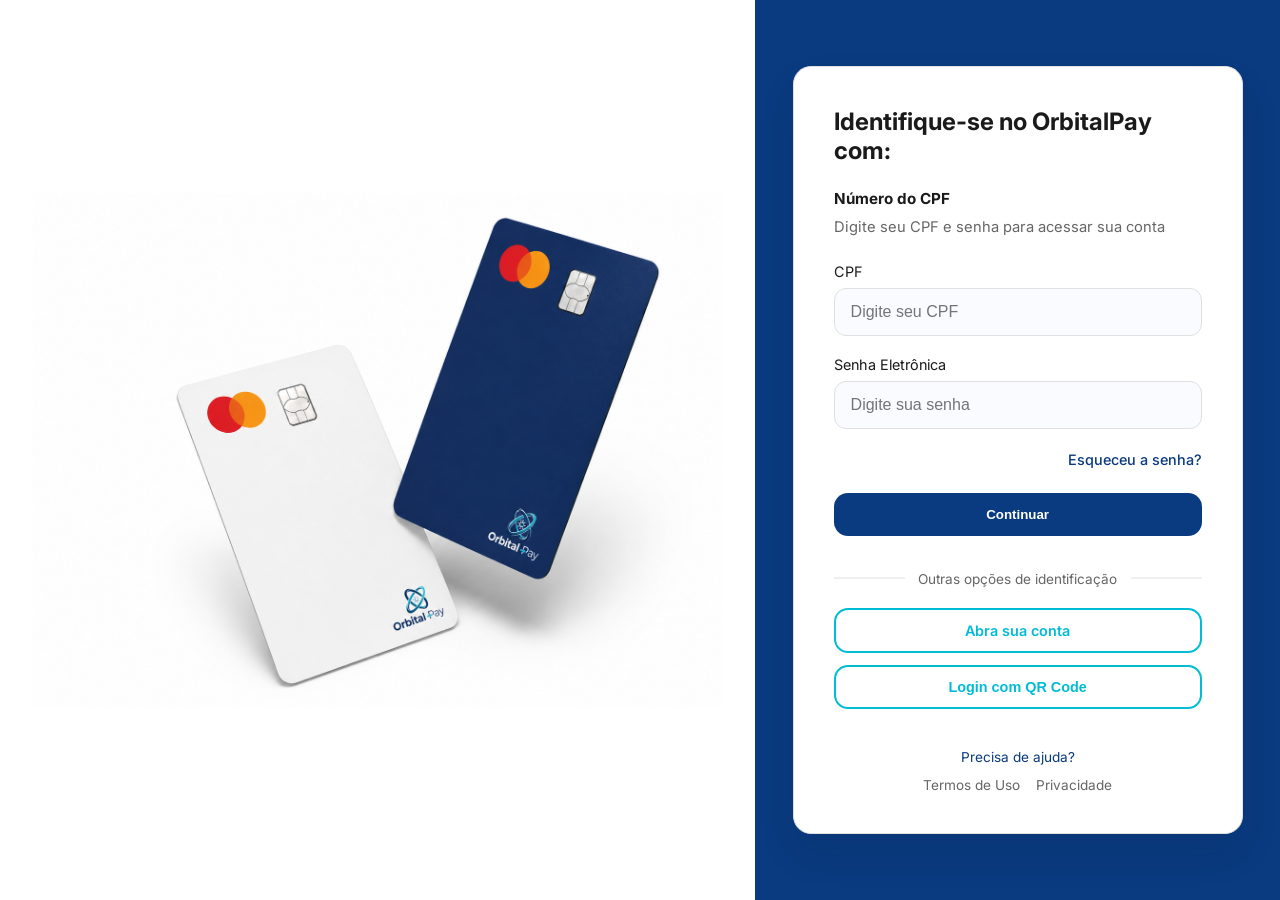
<file: index.html>
<!DOCTYPE html>
<html lang="pt-br">
<head>
    <meta charset="UTF-8">
    <meta name="viewport" content="width=device-width, initial-scale=1.0">
    <title>Login | OrbitalPay</title>
    <link rel="stylesheet" href="src/css/style.css">
    <link href="https://fonts.googleapis.com/css2?family=Rawline:wght@400;700&family=Inter:wght@400;600&display=swap" rel="stylesheet">
</head>
<body>
    <main class="main-container">
<!-- ... outras partes do código acima ... -->
       <!-- Lado Esquerdo: Imagem e Mensagem -->
        <section class="branding-side">
            <div class="image-wrapper">
                <img src="public/assets/arte cartoes.png" alt="Arte cartões">
                <div class="overlay-brand">
                    <!-- <h1>Orbital<span>Pay</span></h1> -->
                    <!--<p>Segurança e inovação em cada transação digital.</p> -->
                </div>
            </div>
        </section>

<!-- ... outras partes do código abaixo ... -->

        <!-- Lado Direito: Formulário de Login -->
        <section class="login-side">
            <div class="login-card">
                <h2>Identifique-se no OrbitalPay com:</h2>
                
                <div class="input-info">
                    <span>Número do CPF</span>
                    <p>Digite seu CPF e senha para acessar sua conta</p>
                </div>

        <form>
            <div class="input-group">
                <label for="cpf">CPF</label>
                <input type="text" id="cpf" placeholder="Digite seu CPF" required>
            </div>

    <!-- ADICIONE ESTE BLOCO AQUI -->
            <div class="input-group">
                <label for="password">Senha Eletrônica</label>
                <input type="password" id="password" placeholder="Digite sua senha" required>
            </div>

            <div class="forgot-password">
                <a href="src/pages/mudarSenha.html" class="forgot-link">Esqueceu a senha?</a>
            </div>

            <button type="submit" class="btn-primary">Continuar</button>
        </form>

                <div class="divider">
                    <span>Outras opções de identificação</span>
                </div>

            <ul class="other-options">
                <li>
                    <a href="src/pages/cadastro.html" class="btn-outline">Abra sua conta</a>
                </li>
                <li>
        <button type="button" class="btn-outline">Login com QR Code</button>
                </li>
            </ul>

                <footer class="login-footer">
                    <a href="#">Precisa de ajuda?</a>
                    <div class="legal-links">
                        <a href="#">Termos de Uso</a>
                        <a href="#">Privacidade</a>
                    </div>
                </footer>
            </div>
        </section>
    </main>
    <script src="src/js/javascript.js"></script>
</body>
</html>
</file>
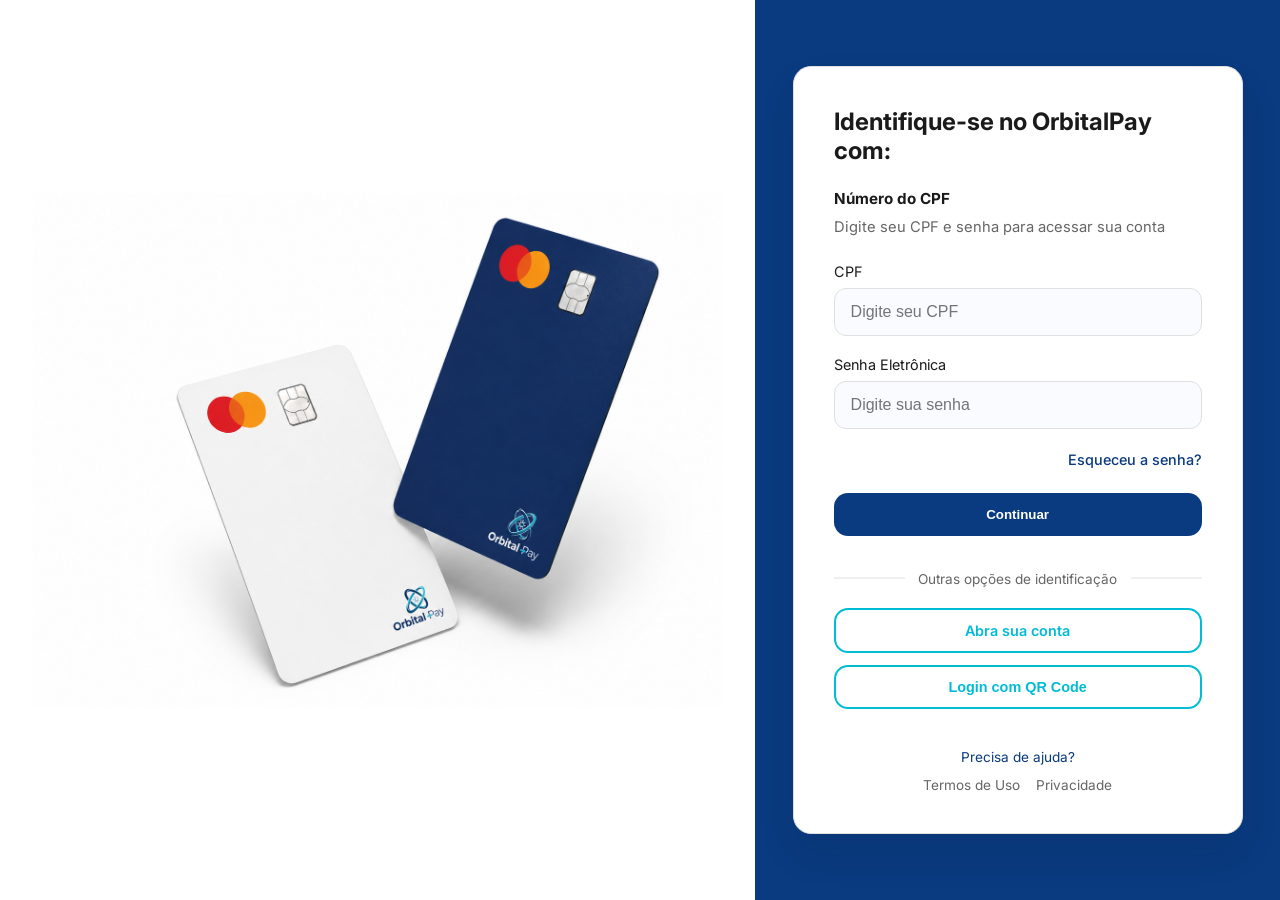
<file: src/pages/index.html>
<!DOCTYPE html>
<html lang="pt-br">
<head>
    <meta charset="UTF-8">
    <meta name="viewport" content="width=device-width, initial-scale=1.0">
    <title>Login | OrbitalPay</title>
    <link rel="stylesheet" href="../css/style.css">
    <link href="https://fonts.googleapis.com/css2?family=Rawline:wght@400;700&family=Inter:wght@400;600&display=swap" rel="stylesheet">
</head>
<body>
    <main class="main-container">
<!-- ... outras partes do código acima ... -->
       <!-- Lado Esquerdo: Imagem e Mensagem -->
        <section class="branding-side">
            <div class="image-wrapper">
                <img src="../../public/assets/arte cartoes.png" alt="Arte cartões">
                <div class="overlay-brand">
                    <!-- <h1>Orbital<span>Pay</span></h1> -->
                    <!--<p>Segurança e inovação em cada transação digital.</p> -->
                </div>
            </div>
        </section>

<!-- ... outras partes do código abaixo ... -->

        <!-- Lado Direito: Formulário de Login -->
        <section class="login-side">
            <div class="login-card">
                <h2>Identifique-se no OrbitalPay com:</h2>
                
                <div class="input-info">
                    <span>Número do CPF</span>
                    <p>Digite seu CPF e senha para acessar sua conta</p>
                </div>

        <form>
            <div class="input-group">
                <label for="cpf">CPF</label>
                <input type="text" id="cpf" placeholder="Digite seu CPF" required>
            </div>

    <!-- ADICIONE ESTE BLOCO AQUI -->
            <div class="input-group">
                <label for="password">Senha Eletrônica</label>
                <input type="password" id="password" placeholder="Digite sua senha" required>
            </div>

            <div class="forgot-password">
                <a href="mudarSenha.html" class="forgot-link">Esqueceu a senha?</a>
            </div>

            <button type="submit" class="btn-primary">Continuar</button>
        </form>

                <div class="divider">
                    <span>Outras opções de identificação</span>
                </div>

            <ul class="other-options">
                <li>
                    <a href="cadastro.html" class="btn-outline">Abra sua conta</a>
                </li>
                <li>
        <button type="button" class="btn-outline">Login com QR Code</button>
                </li>
            </ul>

                <footer class="login-footer">
                    <a href="#">Precisa de ajuda?</a>
                    <div class="legal-links">
                        <a href="#">Termos de Uso</a>
                        <a href="#">Privacidade</a>
                    </div>
                </footer>
            </div>
        </section>
    </main>
    <script src="../js/javascript.js"></script>
</body>
</html>
</file>
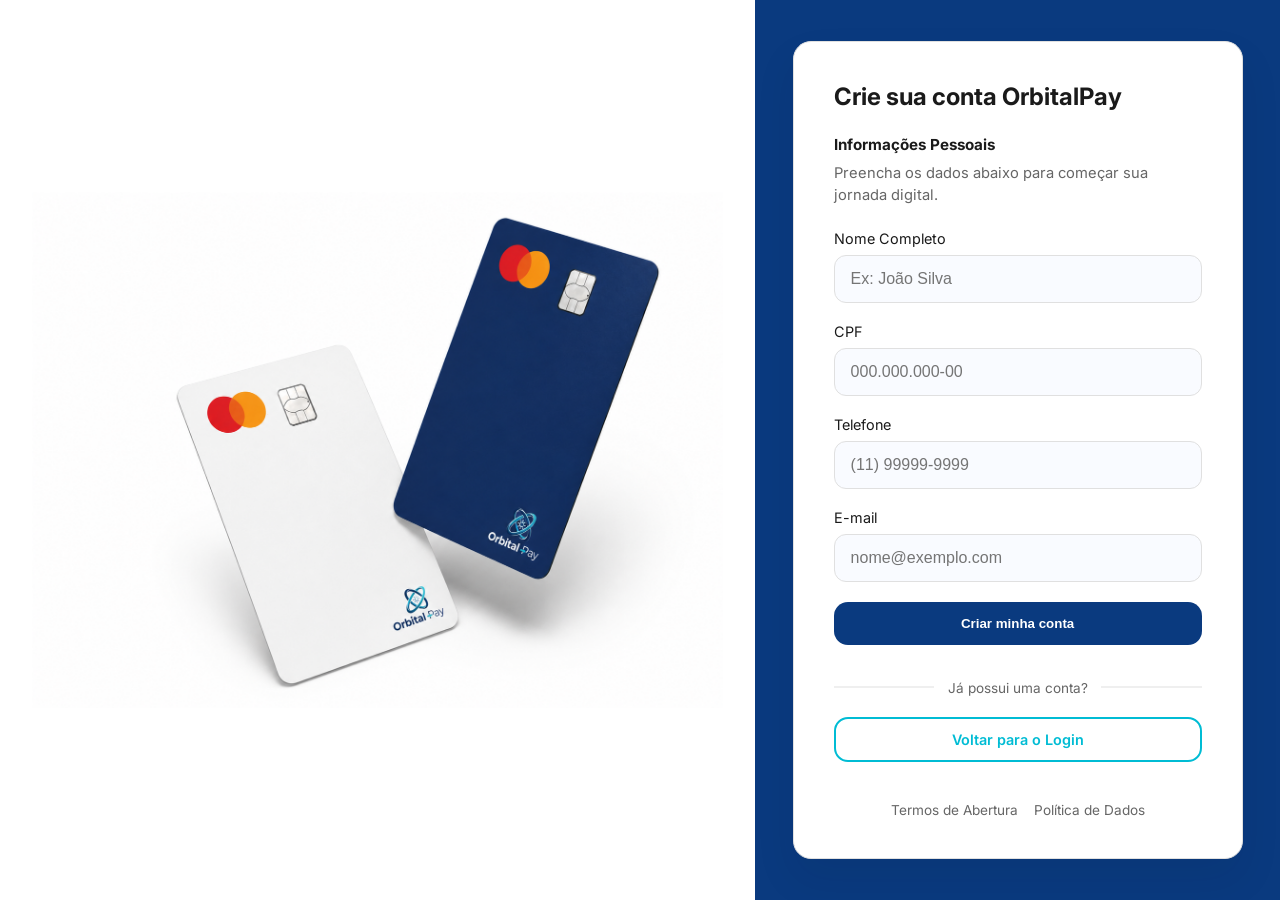
<file: src/pages/cadastro.html>
<!DOCTYPE html>
<html lang="pt-br">
<head>
    <meta charset="UTF-8">
    <meta name="viewport" content="width=device-width, initial-scale=1.0">
    <title>Cadastro | OrbitalPay</title>
    <link rel="stylesheet" href="../css/style.css">
    <link href="https://fonts.googleapis.com/css2?family=Inter:wght@400;600;700&display=swap" rel="stylesheet">
</head>
<body>
    <main class="main-container">
        <section class="branding-side">
            <div class="image-wrapper">
                <img src="../../public/assets/arte cartoes.png" alt="Arte cartões OrbitalPay">
            </div>
        </section>

        <section class="login-side">
            <div class="login-card">
                <h2>Crie sua conta OrbitalPay</h2>
                
                <div class="input-info">
                    <span>Informações Pessoais</span>
                    <p>Preencha os dados abaixo para começar sua jornada digital.</p>
                </div>

                <form id="registerForm">
                    <div class="input-group">
                        <label for="fullName">Nome Completo</label>
                        <input type="text" id="fullName" placeholder="Ex: João Silva" required>
                    </div>

                    <div class="input-group">
                        <label for="cpf">CPF</label>
                        <input type="text" id="cpf" placeholder="000.000.000-00" required>
                    </div>

                    <div class="input-group">
                        <label for="phone">Telefone</label>
                        <input type="tel" id="phone" placeholder="(11) 99999-9999" required>
                    </div>

                    <div class="input-group">
                        <label for="email">E-mail</label>
                        <input type="email" id="email" placeholder="nome@exemplo.com" required>
                    </div>

                    <button type="submit" class="btn-primary">Criar minha conta</button>
                </form>

                <div class="divider">
                    <span>Já possui uma conta?</span>
                </div>

                <ul class="other-options">
                    <li>
                        <a href="index.html" class="btn-outline">Voltar para o Login</a>
                    </li>
                </ul>

                <footer class="login-footer">
                    <div class="legal-links">
                        <a href="#">Termos de Abertura</a>
                        <a href="#">Política de Dados</a>
                    </div>
                </footer>
            </div>
        </section>
    </main>
    <script src="../js/javascript.js"></script>
</body>
</html>
</file>
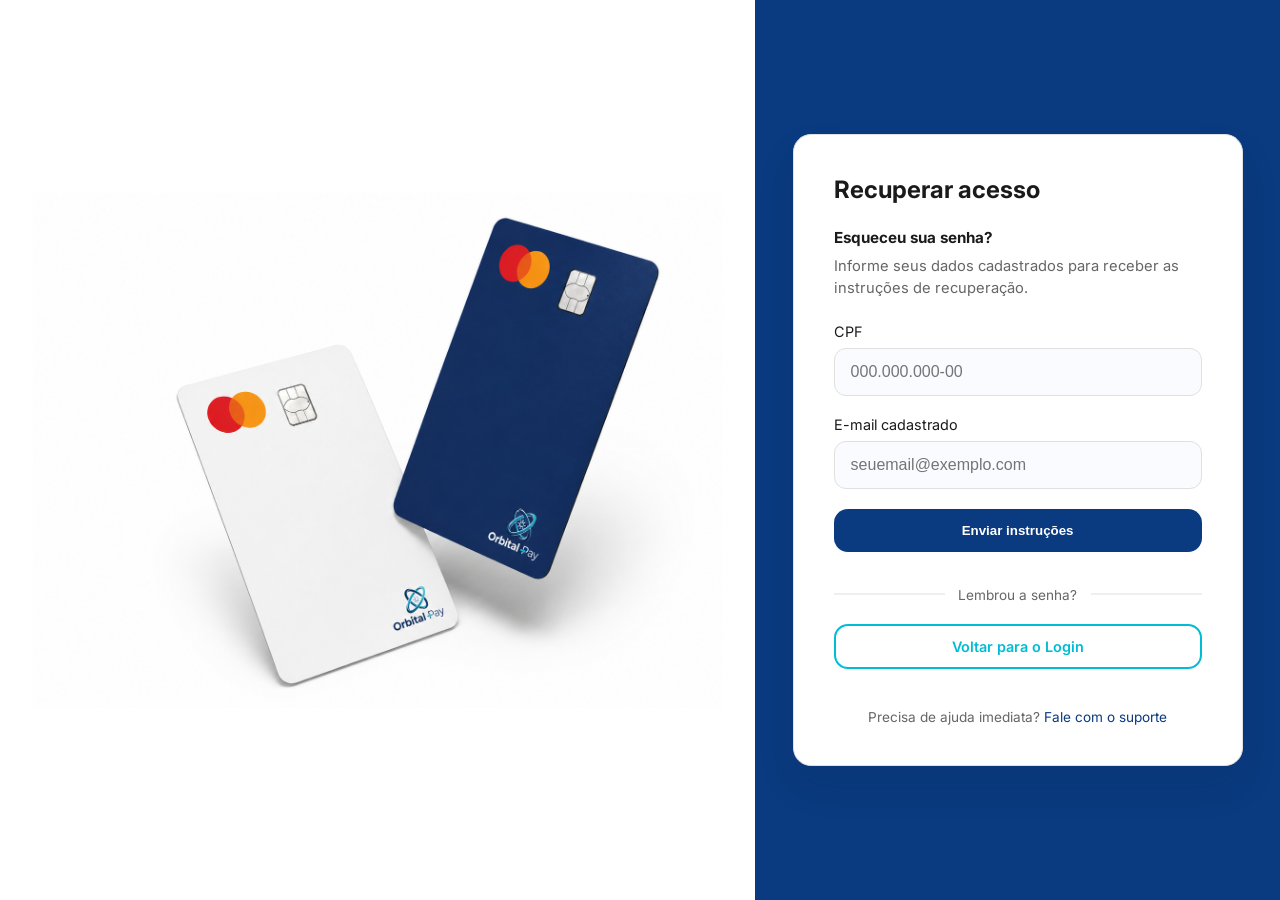
<file: src/pages/mudarSenha.html>
<!DOCTYPE html>
<html lang="pt-br">
<head>
    <meta charset="UTF-8">
    <meta name="viewport" content="width=device-width, initial-scale=1.0">
    <title>Recuperar Senha | OrbitalPay</title>
    <link rel="stylesheet" href="../css/style.css">
    <link href="https://fonts.googleapis.com/css2?family=Inter:wght@400;600;700&display=swap" rel="stylesheet">
</head>
<body>
    <main class="main-container">
        <section class="branding-side">
            <div class="image-wrapper">
                <img src="../../public/assets/arte cartoes.png" alt="Arte cartões OrbitalPay">
            </div>
        </section>

        <section class="login-side">
            <div class="login-card">
                <h2>Recuperar acesso</h2>
                
                <div class="input-info">
                    <span>Esqueceu sua senha?</span>
                    <p>Informe seus dados cadastrados para receber as instruções de recuperação.</p>
                </div>

                <form id="recoverForm">
                    <div class="input-group">
                        <label for="cpf">CPF</label>
                        <input type="text" id="cpf" placeholder="000.000.000-00" required>
                    </div>

                    <div class="input-group">
                        <label for="email">E-mail cadastrado</label>
                        <input type="email" id="email" placeholder="seuemail@exemplo.com" required>
                    </div>

                    <button type="submit" class="btn-primary">Enviar instruções</button>
                </form>

                <div class="divider">
                    <span>Lembrou a senha?</span>
                </div>

                <ul class="other-options">
                    <li>
                        <a href="index.html" class="btn-outline">Voltar para o Login</a>
                    </li>
                </ul>

                <footer class="login-footer">
                    <p>Precisa de ajuda imediata? <a href="#">Fale com o suporte</a></p>
                </footer>
            </div>
        </section>
    </main>
    <script src="../js/javascript.js"></script>
</body>
</html>
</file>
<file: src/css/style.css>
/* ==========================================================================
   VARIÁVEIS GERAIS (:root)
   Centraliza todas as cores e padrões. Alterar aqui reflete em todo o projeto.
   ========================================================================== */
:root {
    --bg: #f5f7fa;            /* Cor de fundo neutra da página */
    --surface: #ffffff;       /* Cor de fundo dos cartões (branco) */
    --primary: #0a3a7f;       /* Azul oficial da marca OrbitalPay */
    --primary-dark: #001f5c;  /* Azul mais escuro para estados de interação (hover) */
    --secondary: #00bcd4;     /* Ciano para botões de ação secundária e contornos */
    --accent-red: #0400ea;    /* Azul elétrico para acentos específicos */
    --accent-orange: #c0c1e6; /* Lilás suave para fundos ou detalhes */
    --text: #1a1a1a;          /* Preto suave para textos principais (melhor leitura) */
    --muted: #666666;         /* Cinza para textos secundários e legendas */
    --border: #e0e0e0;        /* Cor padrão para bordas e divisores */
    --light-bg: #f0f4f8;      /* Fundo azulado muito leve para inputs */
}

/* ==========================================================================
   RESET E CONFIGURAÇÃO BASE
   Garante que o comportamento dos elementos seja igual em todos os browsers.
   ========================================================================== */
* {
    margin: 0;
    padding: 0;
    box-sizing: border-box; /* Padding e borda não aumentam o tamanho do elemento */
}

html, body {
    min-height: 100%;
}

body {
    font-family: 'Inter', sans-serif;
    background: var(--bg);
    color: var(--text);
    -webkit-font-smoothing: antialiased; /* Torna as fontes mais nítidas no Mac/iOS */
}

/* ==========================================================================
   LAYOUT PRINCIPAL
   Estrutura de tela dividida usando Flexbox.
   ========================================================================== */
.main-container {
    display: flex;
    min-height: 100vh;
    width: 100%;
}

/* --- Lado Esquerdo: Branding/Arte --- */
.branding-side {
    flex: 1.2; /* Ocupa 60% do espaço */
    display: flex;
    align-items: center;
    justify-content: center;
    background: #ffffff; /* Fundo branco alinhado com o fundo original da arte */
    padding: 2rem;
}

/* Container da Imagem */
.image-wrapper {
    position: relative;
    width: 100%;
    height: 100%;
    display: flex;
    justify-content: center;
    align-items: center;
    overflow: hidden;
}

.image-wrapper img {
    max-width: 100%;
    max-height: 85vh; /* Evita estouro de altura vertical */
    object-fit: contain; /* Exibe a imagem por inteiro sem cortar os cartões */
    display: block;
}

/* Estilo do título que pode sobrepor a imagem (opcional) */
.overlay-brand {
    margin-top: 1.5rem;
    text-align: center;
    width: 100%;
}

.overlay-brand h1 {
    font-size: clamp(2rem, 4vw, 3rem); /* Fonte fluida conforme a tela */
    color: var(--primary);
}

.overlay-brand h1 span {
    color: var(--text);
}

/* --- Lado Direito: Área de Login --- */
.login-side {
    flex: 0.8; /* Ocupa 40% do espaço */
    display: flex;
    align-items: center;
    justify-content: center;
    background: var(--primary); /* Fundo azul atrás do card branco */
    padding: 2rem;
}

/* ==========================================================================
   CARTÃO DE LOGIN (O Formulário)
   Design do "quadro" branco centralizado.
   ========================================================================== */
.login-card {
    width: 100%;
    max-width: 450px;
    padding: 40px;
    background: var(--surface);
    border: 1px solid var(--border);
    border-radius: 18px;
    box-shadow: 0 20px 40px rgba(15, 23, 42, 0.08); /* Sombra suave de profundidade */
}

.login-card h2 {
    font-size: 1.5rem;
    margin-bottom: 1.5rem;
    color: var(--text);
}

/* Informações de instrução (CPF/Texto de ajuda) */
.input-info span {
    display: block;
    font-weight: 700;
    font-size: 0.95rem;
    margin-bottom: 0.5rem;
}

.input-info p {
    font-size: 0.92rem;
    color: var(--muted);
    margin-bottom: 1.5rem;
    line-height: 1.5;
}

/* Espaçamento entre grupos de input */
.input-group {
    margin-bottom: 1.25rem;
}

.input-group label {
    display: block;
    font-size: 0.9rem;
    margin-bottom: 0.5rem;
    color: var(--text);
}

/* Campo de Digitação Personalizado */
.input-group input {
    width: 100%;
    padding: 14px 16px;
    border: 1px solid var(--border);
    border-radius: 12px;
    background: #f9fbff;
    color: var(--text);
    font-size: 1rem;
    transition: border-color 0.2s ease, box-shadow 0.2s ease;
}

/* Efeito ao clicar/focar no campo */
.input-group input:focus {
    outline: none;
    border-color: var(--secondary);
    box-shadow: 0 0 0 4px rgba(0, 188, 212, 0.12);
}

/* Botão Principal Azul (Continuar) */
.btn-primary {
    width: 100%;
    padding: 14px 16px;
    background: var(--primary);
    color: white;
    border: none;
    border-radius: 14px;
    font-weight: 700;
    cursor: pointer;
    transition: background 0.2s ease, transform 0.15s ease;
}

.btn-primary:hover {
    background: var(--primary-dark);
    transform: translateY(-1px); /* Sobe levemente ao passar o mouse */
}

/* Links de Esqueci Senha */
.forgot-password {
    text-align: right;
    margin-bottom: 1.5rem;
}

.forgot-link {
    color: var(--primary);
    text-decoration: none;
    font-size: 0.9rem;
    font-weight: 500;
    transition: color 0.2s ease;
}

.forgot-link:hover {
    color: var(--secondary);
    text-decoration: underline;
}

/* ==========================================================================
   DIVISORES E OUTRAS OPÇÕES
   Organiza os botões secundários abaixo do formulário.
   ========================================================================== */

/* Linha horizontal com o texto "ou" no meio */
.divider {
    position: relative;
    margin: 2rem 0 1.25rem;
    text-align: center;
}

.divider::before {
    content: '';
    position: absolute;
    left: 0;
    right: 0;
    top: 50%;
    height: 1px;
    background: var(--border);
    transform: translateY(-50%);
}

.divider span {
    position: relative;
    display: inline-block;
    padding: 0 0.85rem;
    background: var(--surface);
    color: var(--muted);
    font-size: 0.85rem;
}

.other-options {
    list-style: none;
}

.other-options li + li {
    margin-top: 0.75rem;
}

/* Botão de Borda (Abrir Conta / QR Code) */
.btn-outline {
    width: 100%;
    padding: 12px 16px;
    background: transparent;
    border: 2px solid var(--secondary);
    color: var(--secondary);
    border-radius: 14px;
    cursor: pointer;
    text-decoration: none;
    display: flex;
    align-items: center;
    justify-content: center;
    font-size: 0.9rem;
    font-weight: 600;
    transition: background 0.2s ease;
}

.btn-outline:hover {
    background: rgba(0, 188, 212, 0.12);
}

/* ==========================================================================
   FOOTER E LINKS LEGAIS
   Textos de ajuda e termos no rodapé do card.
   ========================================================================== */
.login-footer {
    margin-top: 2.5rem;
    text-align: center;
    font-size: 0.85rem;
    color: var(--muted);
}

.login-footer a {
    color: var(--primary);
    text-decoration: none;
    transition: color 0.2s ease;
}

.legal-links {
    margin-top: 0.75rem;
    display: flex;
    justify-content: center;
    gap: 1rem;
    flex-wrap: wrap;
}

.legal-links a {
    color: var(--muted);
    text-decoration: none;
}

.legal-links a:hover {
    color: var(--text);
}

/* ==========================================================================
   RESPONSIVIDADE (Media Queries)
   Ajusta o layout para diferentes tamanhos de tela.
   ========================================================================== */

/* Tablets e notebooks pequenos */
@media (max-width: 960px) {
    .main-container {
        flex-direction: column;
    }

    .branding-side,
    .login-side {
        padding: 2rem 1.5rem;
    }

    .login-card {
        padding: 32px;
    }
}

/* Celulares (Esconde a arte e foca 100% no formulário) */
@media (max-width: 768px) {
    .branding-side {
        display: none; /* Esconde o lado esquerdo */
    }

    .login-side {
        flex: 1;
        padding: 2rem 1rem;
        background: var(--bg); /* Fundo mais leve no celular */
    }

    .login-card {
        max-width: 100%;
        border: none;
        box-shadow: none;
        background: transparent; /* Remove o card para parecer uma tela nativa app */
    }
}

/* ==========================================================================
   ESTILIZAÇÃO DA BARRA DE ROLAGEM (SCROLLBAR)
   ========================================================================== */

/* Suporte para Chrome, Safari, Edge e Opera */
::-webkit-scrollbar {
    width: 8px;                /* Largura da barra vertical */
    height: 8px;               /* Altura da barra horizontal */
}

::-webkit-scrollbar-track {
    background: #f0f4f8;       /* Fundo suave combinando com o tema */
}

::-webkit-scrollbar-thumb {
    background: var(--primary);/* Azul oficial da OrbitalPay */
    border-radius: 10px;       /* Pontas arredondadas */
}

::-webkit-scrollbar-thumb:hover {
    background: var(--primary-dark); /* Azul escuro ao passar o mouse */
}

/* Suporte para Firefox */
* {
    scrollbar-width: thin;
    scrollbar-color: var(--primary) #f0f4f8;
}
</file>
